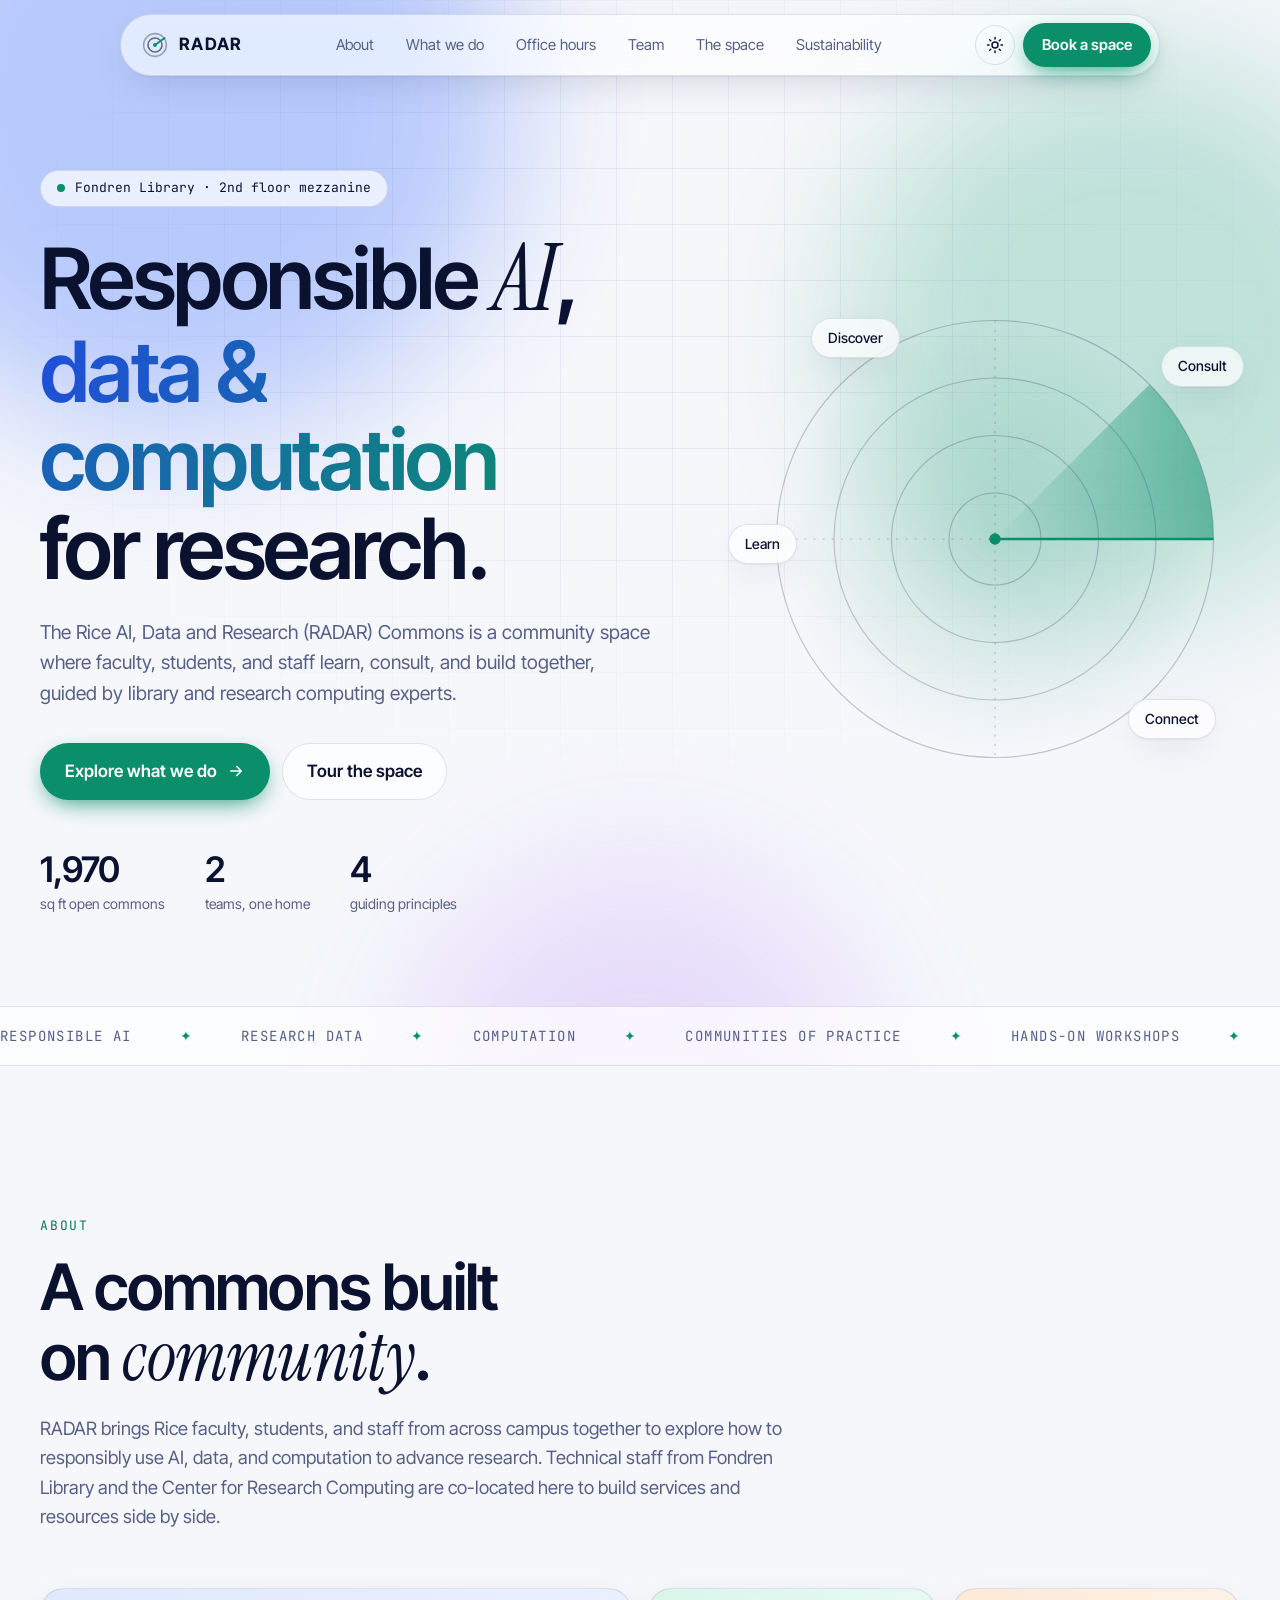
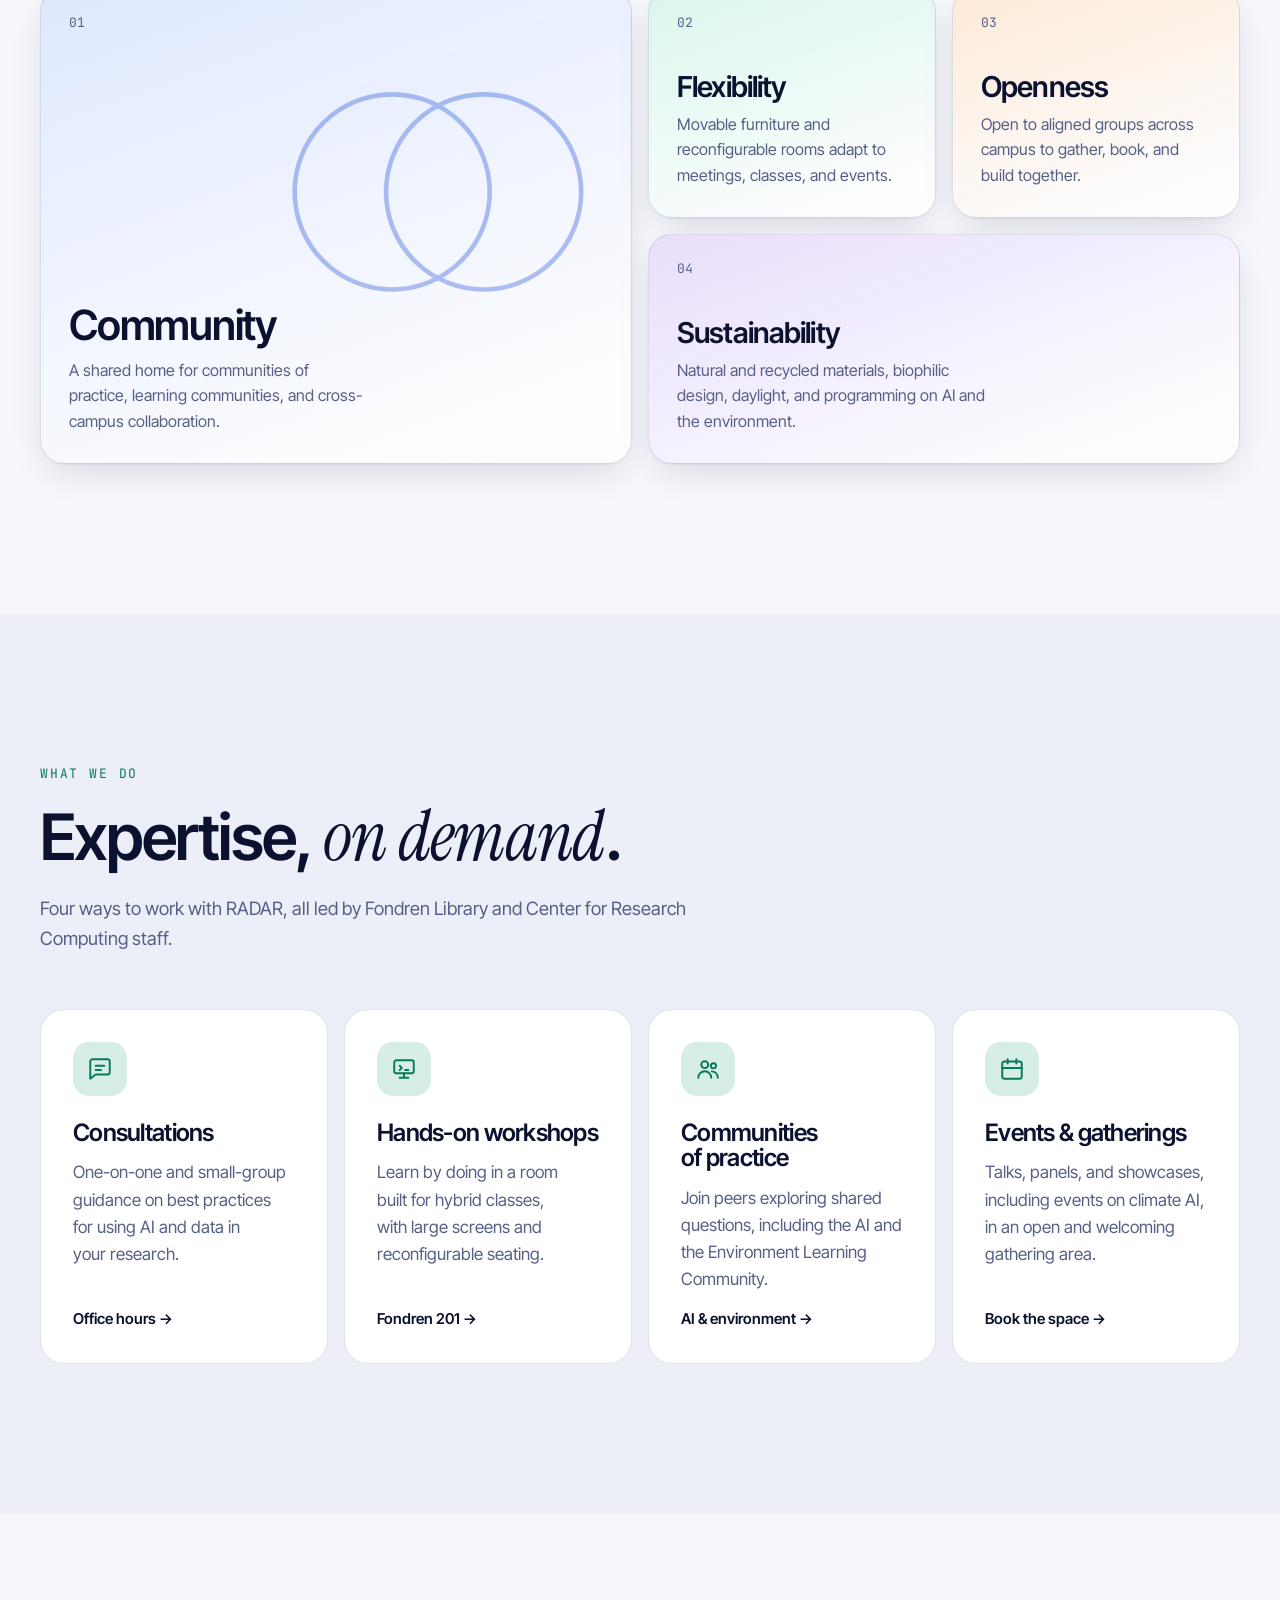
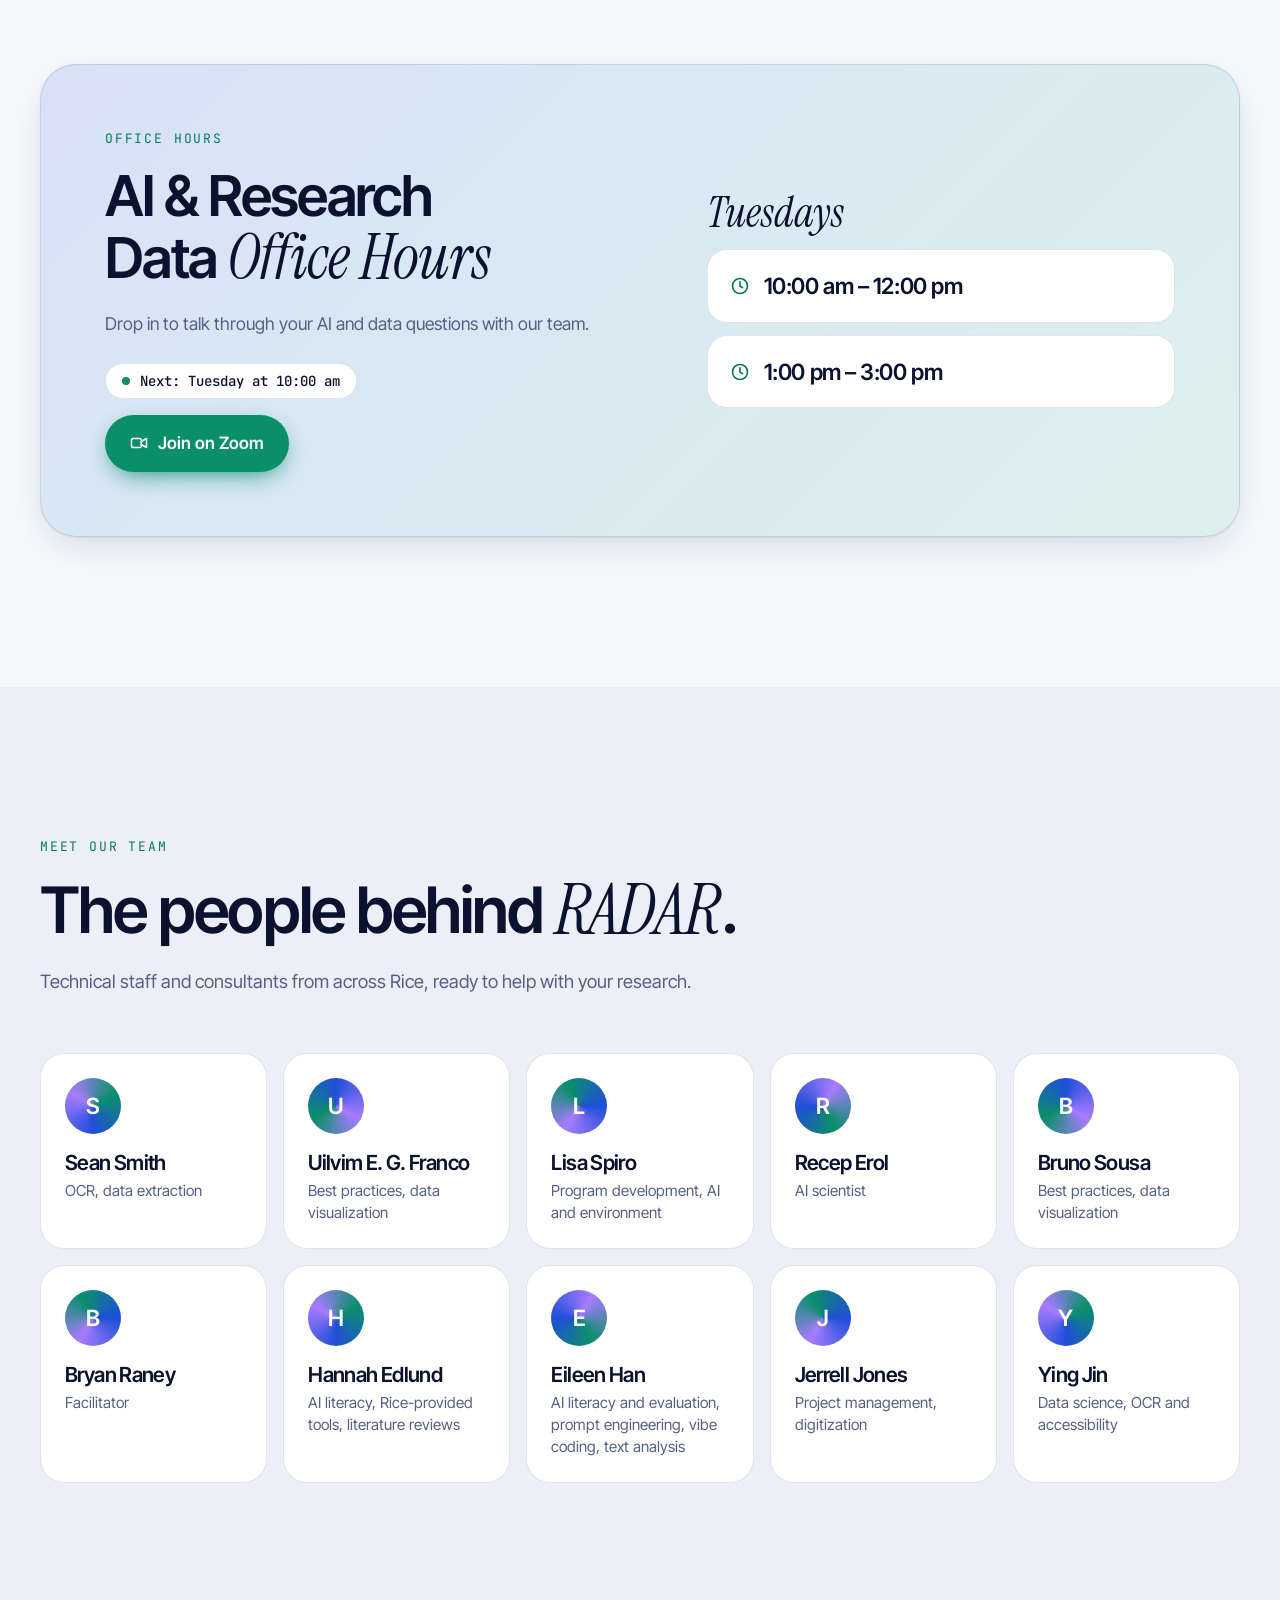
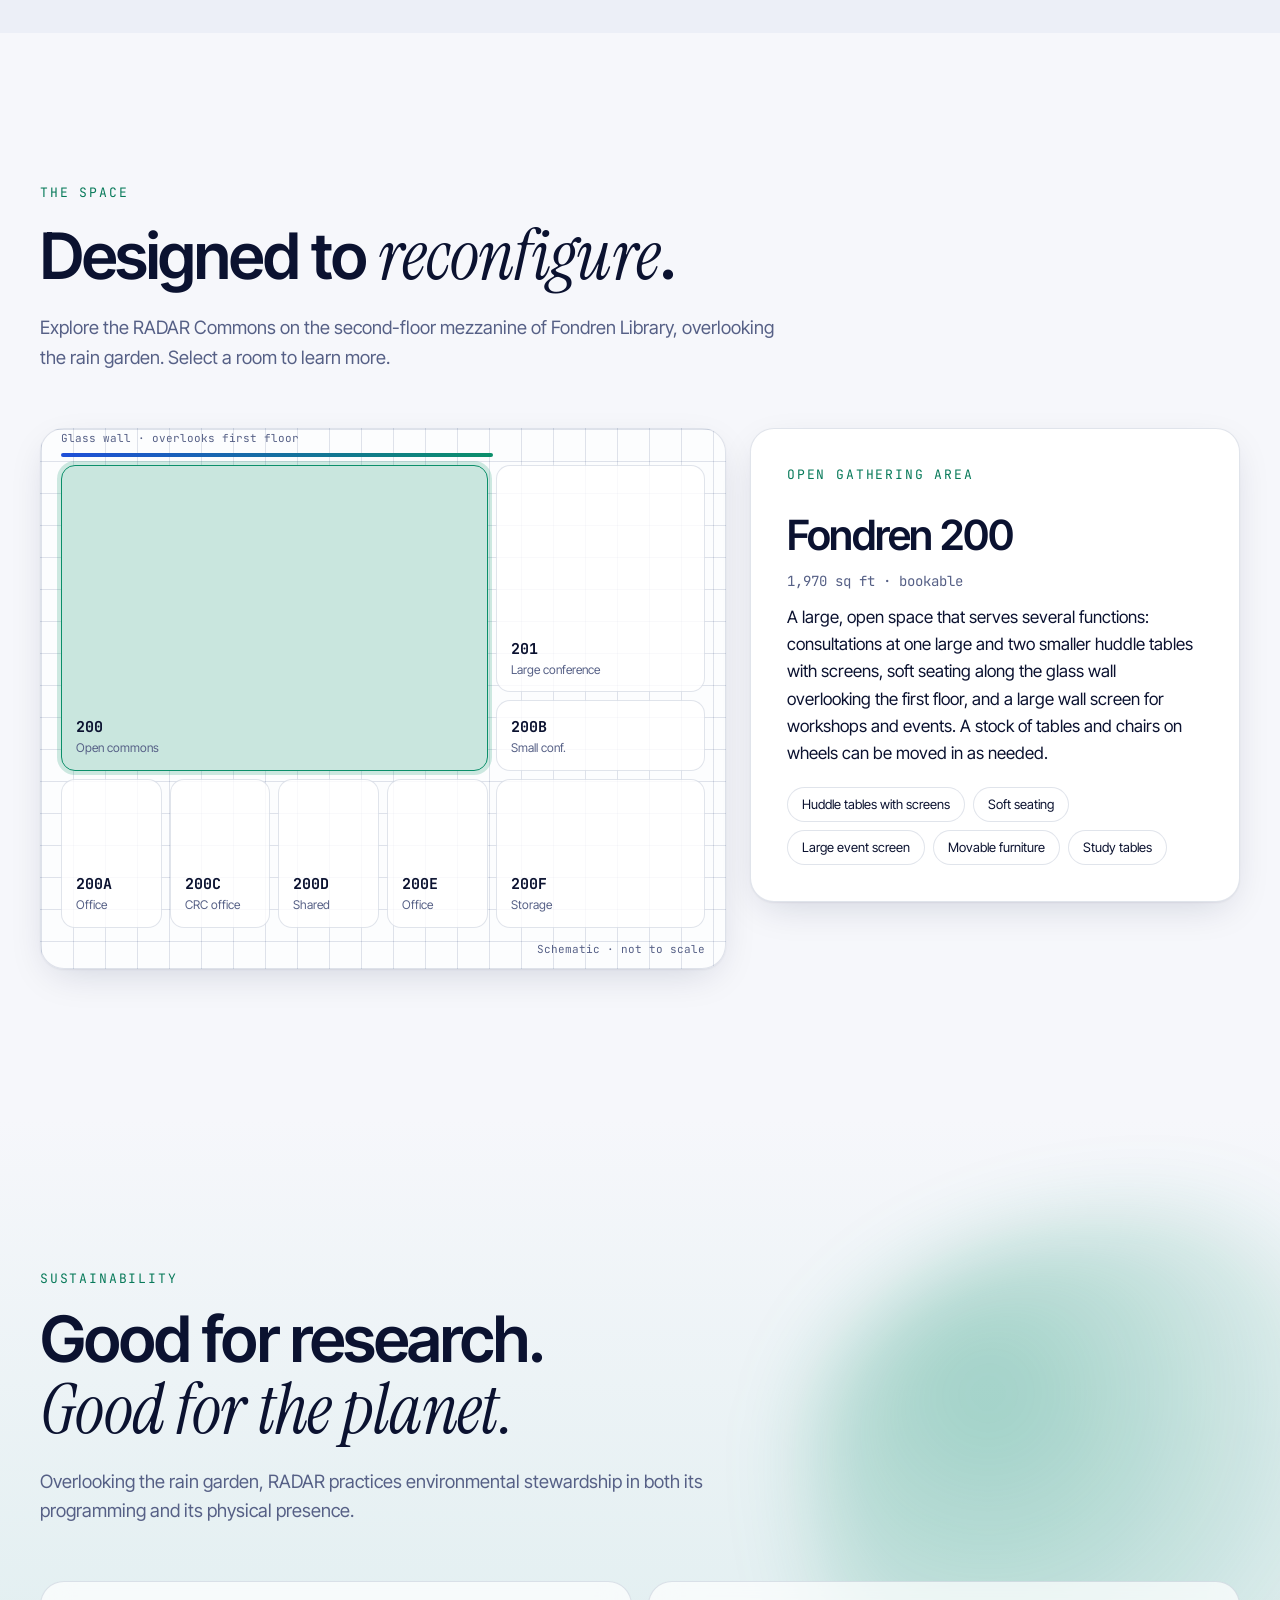
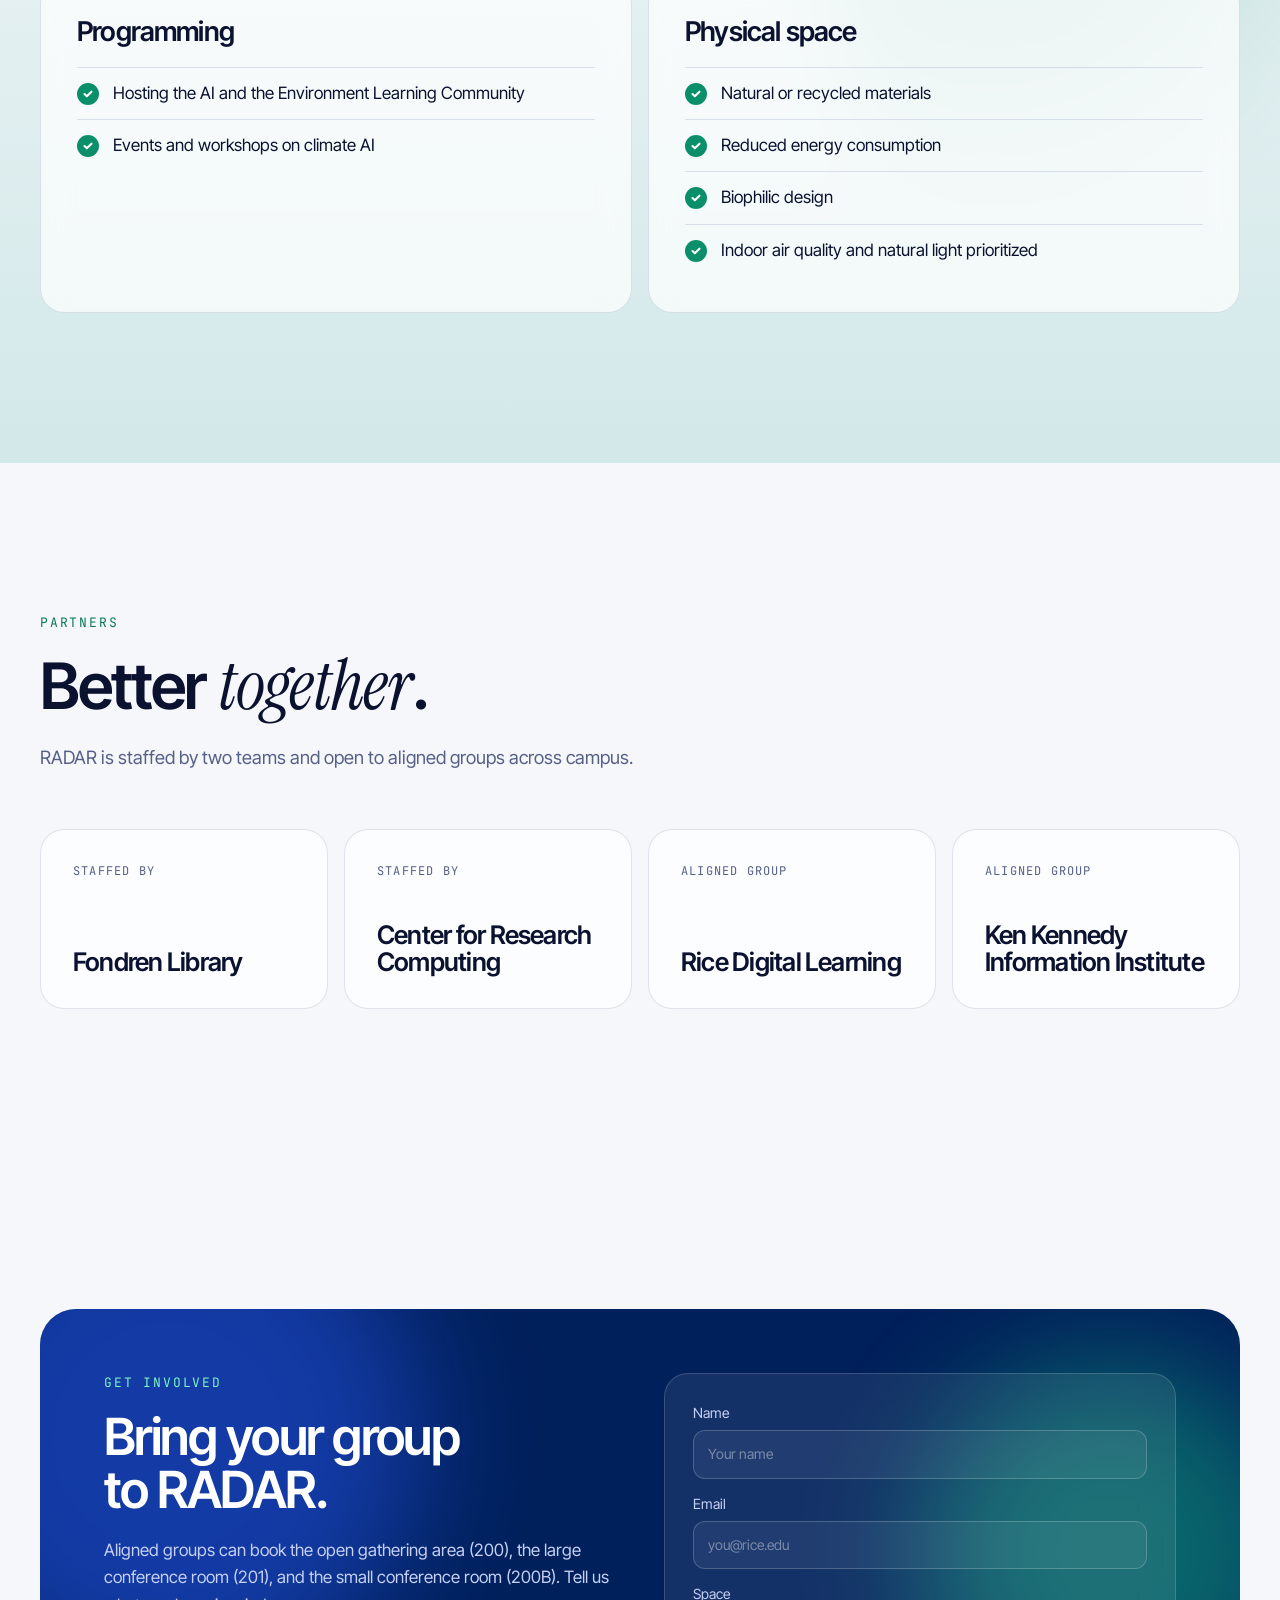
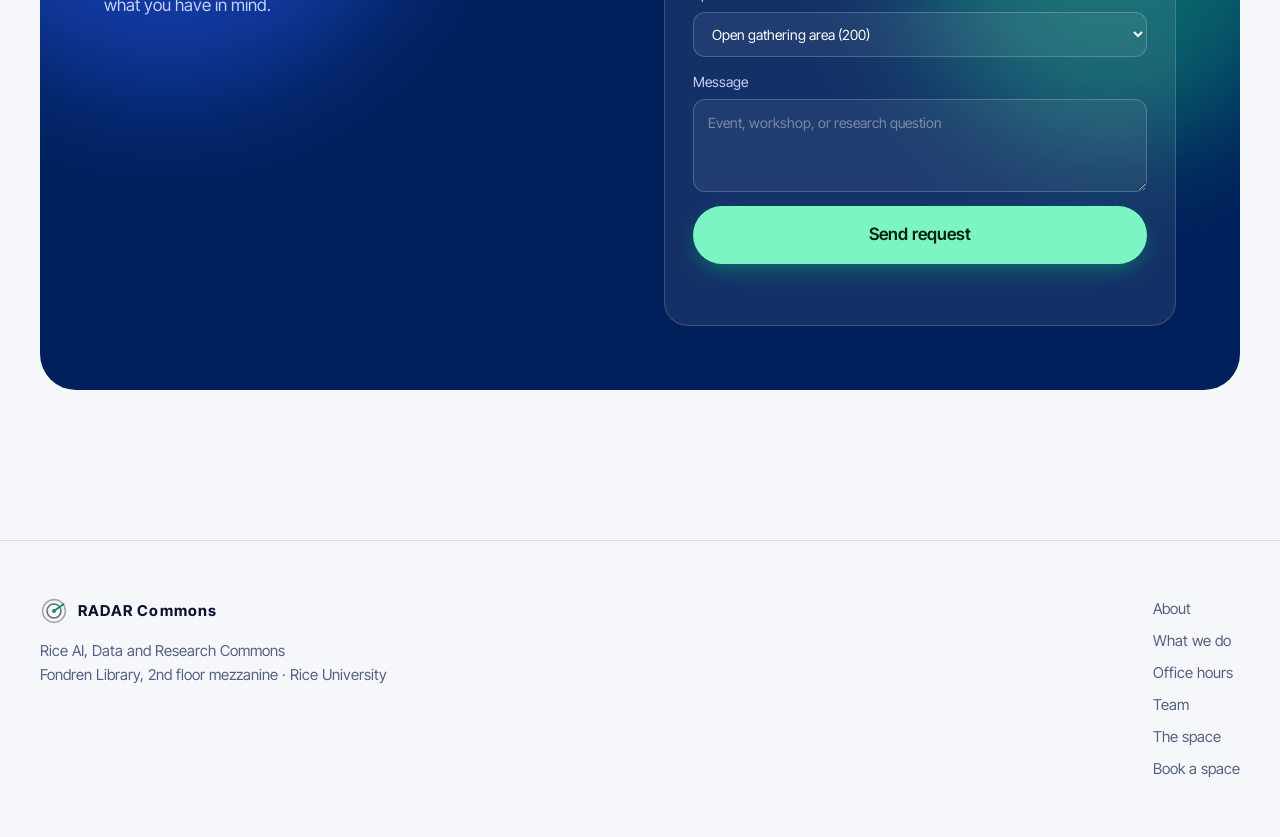
<file: index.html>
<!doctype html>
<html lang="en">
<head>
  <meta charset="utf-8">
  <meta name="viewport" content="width=device-width, initial-scale=1">
  <title>RADAR Commons · Rice AI, Data and Research</title>
  <meta name="description" content="The Rice AI, Data and Research (RADAR) Commons brings Rice faculty, students, and staff together to responsibly use AI, data, and computation to advance research.">
  <meta name="theme-color" content="#00205b">
  <link rel="icon" href="data:image/svg+xml,%3Csvg xmlns='http://www.w3.org/2000/svg' viewBox='0 0 32 32'%3E%3Crect width='32' height='32' rx='8' fill='%2300205b'/%3E%3Ccircle cx='16' cy='16' r='9' fill='none' stroke='%237cf5c4' stroke-width='2'/%3E%3Ccircle cx='16' cy='16' r='4' fill='none' stroke='%237cf5c4' stroke-width='2'/%3E%3Ccircle cx='16' cy='16' r='1.5' fill='%237cf5c4'/%3E%3C/svg%3E">
  <link rel="preconnect" href="https://fonts.googleapis.com">
  <link rel="preconnect" href="https://fonts.gstatic.com" crossorigin>
  <link href="https://fonts.googleapis.com/css2?family=Inter+Tight:wght@400;500;600;700&family=Instrument+Serif:ital@0;1&family=JetBrains+Mono:wght@400;500&display=swap" rel="stylesheet">
  <link rel="stylesheet" href="styles.css">
  <script>
    (function () {
      var t = localStorage.getItem('radar-theme');
      if (t) document.documentElement.dataset.theme = t;
    })();
  </script>
</head>
<body>
  <a class="skip" href="#main">Skip to content</a>
  <div class="progress" aria-hidden="true"></div>

  <header class="nav-wrap">
    <nav class="nav" aria-label="Primary">
      <a class="brand" href="#top" aria-label="RADAR Commons home">
        <svg class="brand-mark" viewBox="0 0 32 32" aria-hidden="true">
          <circle cx="16" cy="16" r="13" fill="none" stroke="currentColor" stroke-width="1.8" opacity=".35"/>
          <circle cx="16" cy="16" r="8" fill="none" stroke="currentColor" stroke-width="1.8" opacity=".6"/>
          <path d="M16 16 L27 8" stroke="var(--accent)" stroke-width="2" stroke-linecap="round"/>
          <circle cx="16" cy="16" r="2.2" fill="var(--accent)"/>
        </svg>
        <span>RADAR</span>
      </a>
      <ul class="nav-links" id="nav-links">
        <li><a href="#about">About</a></li>
        <li><a href="#services">What we do</a></li>
        <li><a href="#office-hours">Office hours</a></li>
        <li><a href="#team">Team</a></li>
        <li><a href="#space">The space</a></li>
        <li><a href="#sustainability">Sustainability</a></li>
      </ul>
      <div class="nav-actions">
        <button class="icon-btn" id="theme-toggle" type="button" aria-label="Toggle color theme">
          <svg class="i-sun" viewBox="0 0 24 24" width="18" height="18" fill="none" stroke="currentColor" stroke-width="2" stroke-linecap="round"><circle cx="12" cy="12" r="4"/><path d="M12 2v2M12 20v2M4.9 4.9l1.4 1.4M17.7 17.7l1.4 1.4M2 12h2M20 12h2M4.9 19.1l1.4-1.4M17.7 6.3l1.4-1.4"/></svg>
          <svg class="i-moon" viewBox="0 0 24 24" width="18" height="18" fill="none" stroke="currentColor" stroke-width="2" stroke-linecap="round" stroke-linejoin="round"><path d="M21 12.8A9 9 0 1 1 11.2 3a7 7 0 0 0 9.8 9.8z"/></svg>
        </button>
        <a class="btn btn-sm btn-primary" href="#book">Book a space</a>
        <button class="icon-btn menu-btn" id="menu-btn" type="button" aria-label="Open menu" aria-expanded="false" aria-controls="nav-links">
          <svg viewBox="0 0 24 24" width="20" height="20" fill="none" stroke="currentColor" stroke-width="2" stroke-linecap="round"><path d="M4 7h16M4 12h16M4 17h16"/></svg>
        </button>
      </div>
    </nav>
  </header>

  <main id="main">
    <!-- HERO -->
    <section class="hero" id="top">
      <div class="mesh" aria-hidden="true"><i></i><i></i><i></i></div>
      <div class="grid-bg" aria-hidden="true"></div>

      <div class="container hero-inner">
        <div class="hero-copy">
          <p class="chip reveal"><span class="dot"></span> Fondren Library · 2nd floor mezzanine</p>
          <h1 class="reveal">
            Responsible <em>AI</em>,<br>
            <span class="grad">data &amp; computation</span><br>
            for research.
          </h1>
          <p class="lead reveal">
            The Rice AI, Data and Research (RADAR) Commons is a community space where faculty, students, and staff
            learn, consult, and build together, guided by library and research computing experts.
          </p>
          <div class="hero-cta reveal">
            <a class="btn btn-primary" href="#services">
              Explore what we do
              <svg viewBox="0 0 24 24" width="18" height="18" fill="none" stroke="currentColor" stroke-width="2" stroke-linecap="round" stroke-linejoin="round"><path d="M5 12h14M13 6l6 6-6 6"/></svg>
            </a>
            <a class="btn btn-ghost" href="#space">Tour the space</a>
          </div>
          <dl class="hero-stats reveal">
            <div><dt>1,970</dt><dd>sq ft open commons</dd></div>
            <div><dt>2</dt><dd>teams, one home</dd></div>
            <div><dt>4</dt><dd>guiding principles</dd></div>
          </dl>
        </div>

        <div class="hero-visual reveal" aria-hidden="true">
          <div class="radar">
            <svg viewBox="0 0 400 400">
              <defs>
                <radialGradient id="rg" cx="50%" cy="50%" r="50%">
                  <stop offset="0" stop-color="var(--accent)" stop-opacity=".18"/>
                  <stop offset="1" stop-color="var(--accent)" stop-opacity="0"/>
                </radialGradient>
                <linearGradient id="sweep" x1="0" y1="0" x2="1" y2="0">
                  <stop offset="0" stop-color="var(--accent)" stop-opacity="0"/>
                  <stop offset="1" stop-color="var(--accent)" stop-opacity=".55"/>
                </linearGradient>
              </defs>
              <circle cx="200" cy="200" r="190" fill="url(#rg)"/>
              <g fill="none" stroke="currentColor" stroke-opacity=".22">
                <circle cx="200" cy="200" r="190"/>
                <circle cx="200" cy="200" r="140"/>
                <circle cx="200" cy="200" r="90"/>
                <circle cx="200" cy="200" r="40"/>
                <path d="M200 10v380M10 200h380" stroke-dasharray="2 6"/>
              </g>
              <g class="sweep" style="transform-origin:200px 200px">
                <path d="M200 200 L390 200 A190 190 0 0 0 334.3 65.7 Z" fill="url(#sweep)"/>
                <path d="M200 200 L390 200" stroke="var(--accent)" stroke-width="2"/>
              </g>
              <circle cx="200" cy="200" r="5" fill="var(--accent)"/>
              <g class="blips">
                <circle class="blip" cx="290" cy="120" r="5" style="--d:0s"/>
                <circle class="blip" cx="130" cy="150" r="5" style="--d:1.2s"/>
                <circle class="blip" cx="240" cy="290" r="5" style="--d:2.4s"/>
                <circle class="blip" cx="120" cy="270" r="5" style="--d:3.4s"/>
              </g>
            </svg>
            <span class="tag t1">Consult</span>
            <span class="tag t2">Learn</span>
            <span class="tag t3">Connect</span>
            <span class="tag t4">Discover</span>
          </div>
        </div>
      </div>

      <div class="marquee" aria-hidden="true">
        <div class="marquee-track">
          <span>Responsible AI</span><span>Research Data</span><span>Computation</span><span>Communities of Practice</span><span>Hands-on Workshops</span><span>Consultations</span><span>Climate AI</span><span>Open Scholarship</span>
          <span>Responsible AI</span><span>Research Data</span><span>Computation</span><span>Communities of Practice</span><span>Hands-on Workshops</span><span>Consultations</span><span>Climate AI</span><span>Open Scholarship</span>
        </div>
      </div>
    </section>

    <!-- ABOUT -->
    <section class="section" id="about">
      <div class="container">
        <header class="section-head reveal">
          <p class="eyebrow">About</p>
          <h2>A commons built on <em>community</em>.</h2>
          <p class="section-lead">
            RADAR brings Rice faculty, students, and staff from across campus together to explore how to responsibly use AI,
            data, and computation to advance research. Technical staff from Fondren Library and the Center for Research
            Computing are co-located here to build services and resources side by side.
          </p>
        </header>

        <div class="bento">
          <article class="card reveal span-2 tall principle" style="--hue:var(--c1)">
            <span class="num">01</span>
            <h3>Community</h3>
            <p>A shared home for communities of practice, learning communities, and cross-campus collaboration.</p>
            <svg class="deco" viewBox="0 0 120 120" aria-hidden="true"><g fill="none" stroke="currentColor" stroke-width="1.5"><circle cx="45" cy="60" r="32"/><circle cx="75" cy="60" r="32"/></g></svg>
          </article>
          <article class="card reveal principle" style="--hue:var(--c2)">
            <span class="num">02</span>
            <h3>Flexibility</h3>
            <p>Movable furniture and reconfigurable rooms adapt to meetings, classes, and events.</p>
          </article>
          <article class="card reveal principle" style="--hue:var(--c3)">
            <span class="num">03</span>
            <h3>Openness</h3>
            <p>Open to aligned groups across campus to gather, book, and build together.</p>
          </article>
          <article class="card reveal span-2 principle" style="--hue:var(--c4)">
            <span class="num">04</span>
            <h3>Sustainability</h3>
            <p>Natural and recycled materials, biophilic design, daylight, and programming on AI and the environment.</p>
          </article>
        </div>
      </div>
    </section>

    <!-- SERVICES -->
    <section class="section alt" id="services">
      <div class="container">
        <header class="section-head reveal">
          <p class="eyebrow">What we do</p>
          <h2>Expertise, <em>on demand</em>.</h2>
          <p class="section-lead">Four ways to work with RADAR, all led by Fondren Library and Center for Research Computing staff.</p>
        </header>

        <div class="services">
          <article class="service reveal">
            <div class="ico"><svg viewBox="0 0 24 24" width="26" height="26" fill="none" stroke="currentColor" stroke-width="1.8" stroke-linecap="round" stroke-linejoin="round"><path d="M21 15a2 2 0 0 1-2 2H8l-5 4V5a2 2 0 0 1 2-2h14a2 2 0 0 1 2 2z"/><path d="M8 9h8M8 13h5"/></svg></div>
            <h3>Consultations</h3>
            <p>One-on-one and small-group guidance on best practices for using AI and data in your research.</p>
            <a class="link" href="#office-hours">Office hours →</a>
          </article>
          <article class="service reveal">
            <div class="ico"><svg viewBox="0 0 24 24" width="26" height="26" fill="none" stroke="currentColor" stroke-width="1.8" stroke-linecap="round" stroke-linejoin="round"><rect x="3" y="4" width="18" height="12" rx="2"/><path d="M8 20h8M12 16v4M8 9l2 2-2 2M13 13h3"/></svg></div>
            <h3>Hands-on workshops</h3>
            <p>Learn by doing in a room built for hybrid classes, with large screens and reconfigurable seating.</p>
            <a class="link" href="#space">Fondren 201 →</a>
          </article>
          <article class="service reveal">
            <div class="ico"><svg viewBox="0 0 24 24" width="26" height="26" fill="none" stroke="currentColor" stroke-width="1.8" stroke-linecap="round" stroke-linejoin="round"><circle cx="9" cy="8" r="3.2"/><circle cx="17" cy="9" r="2.4"/><path d="M3 20c0-3.3 2.7-6 6-6s6 2.7 6 6M15.5 14.2c3 .1 5.5 2.3 5.5 5.8"/></svg></div>
            <h3>Communities of practice</h3>
            <p>Join peers exploring shared questions, including the AI and the Environment Learning Community.</p>
            <a class="link" href="#sustainability">AI &amp; environment →</a>
          </article>
          <article class="service reveal">
            <div class="ico"><svg viewBox="0 0 24 24" width="26" height="26" fill="none" stroke="currentColor" stroke-width="1.8" stroke-linecap="round" stroke-linejoin="round"><rect x="3" y="5" width="18" height="16" rx="2"/><path d="M16 3v4M8 3v4M3 11h18"/></svg></div>
            <h3>Events &amp; gatherings</h3>
            <p>Talks, panels, and showcases, including events on climate AI, in an open and welcoming gathering area.</p>
            <a class="link" href="#book">Book the space →</a>
          </article>
        </div>
      </div>
    </section>

    <!-- OFFICE HOURS -->
    <section class="section" id="office-hours">
      <div class="container">
        <div class="hours reveal">
          <div class="hours-copy">
            <p class="eyebrow">Office hours</p>
            <h2>AI &amp; Research Data <em>Office Hours</em></h2>
            <p class="section-lead">Drop in to talk through your AI and data questions with our team.</p>
            <p class="next" id="next-session" aria-live="polite"></p>
            <a class="btn btn-primary zoom" href="https://riceuniversity.zoom.us/j/94879116407?pwd=BR6pamciAOad1uzPBJiiTUPfTvvHWg.1" target="_blank" rel="noopener noreferrer">
              <svg viewBox="0 0 24 24" width="18" height="18" fill="none" stroke="currentColor" stroke-width="2" stroke-linecap="round" stroke-linejoin="round" aria-hidden="true"><rect x="2" y="6" width="13" height="12" rx="2"/><path d="m15 10 7-4v12l-7-4"/></svg>
              Join on Zoom
            </a>
          </div>
          <div class="hours-slots">
            <div class="day"><span class="day-name">Tuesdays</span></div>
            <ul class="slots">
              <li><svg viewBox="0 0 24 24" width="20" height="20" fill="none" stroke="currentColor" stroke-width="2" stroke-linecap="round" stroke-linejoin="round" aria-hidden="true"><circle cx="12" cy="12" r="9"/><path d="M12 7v5l3 2"/></svg><span><time>10:00 am</time> – <time>12:00 pm</time></span></li>
              <li><svg viewBox="0 0 24 24" width="20" height="20" fill="none" stroke="currentColor" stroke-width="2" stroke-linecap="round" stroke-linejoin="round" aria-hidden="true"><circle cx="12" cy="12" r="9"/><path d="M12 7v5l3 2"/></svg><span><time>1:00 pm</time> – <time>3:00 pm</time></span></li>
            </ul>
          </div>
        </div>
      </div>
    </section>

    <!-- TEAM -->
    <section class="section alt" id="team">
      <div class="container">
        <header class="section-head reveal">
          <p class="eyebrow">Meet our team</p>
          <h2>The people behind <em>RADAR</em>.</h2>
          <p class="section-lead">Technical staff and consultants from across Rice, ready to help with your research.</p>
        </header>
        <ul class="team">
          <li class="person reveal"><span class="avatar" aria-hidden="true">S</span><h3>Sean Smith</h3><p>OCR, data extraction</p></li>
          <li class="person reveal"><span class="avatar" aria-hidden="true">U</span><h3>Uilvim E. G. Franco</h3><p>Best practices, data visualization</p></li>
          <li class="person reveal"><span class="avatar" aria-hidden="true">L</span><h3>Lisa Spiro</h3><p>Program development, AI and environment</p></li>
          <li class="person reveal"><span class="avatar" aria-hidden="true">R</span><h3>Recep Erol</h3><p>AI scientist</p></li>
          <li class="person reveal"><span class="avatar" aria-hidden="true">B</span><h3>Bruno Sousa</h3><p>Best practices, data visualization</p></li>
          <li class="person reveal"><span class="avatar" aria-hidden="true">B</span><h3>Bryan Raney</h3><p>Facilitator</p></li>
          <li class="person reveal"><span class="avatar" aria-hidden="true">H</span><h3>Hannah Edlund</h3><p>AI literacy, Rice-provided tools, literature reviews</p></li>
          <li class="person reveal"><span class="avatar" aria-hidden="true">E</span><h3>Eileen Han</h3><p>AI literacy and evaluation, prompt engineering, vibe coding, text analysis</p></li>
          <li class="person reveal"><span class="avatar" aria-hidden="true">J</span><h3>Jerrell Jones</h3><p>Project management, digitization</p></li>
          <li class="person reveal"><span class="avatar" aria-hidden="true">Y</span><h3>Ying Jin</h3><p>Data science, OCR and accessibility</p></li>
        </ul>
      </div>
    </section>

    <!-- SPACE -->
    <section class="section" id="space">
      <div class="container">
        <header class="section-head reveal">
          <p class="eyebrow">The space</p>
          <h2>Designed to <em>reconfigure</em>.</h2>
          <p class="section-lead">Explore the RADAR Commons on the second-floor mezzanine of Fondren Library, overlooking the rain garden. Select a room to learn more.</p>
        </header>

        <div class="space reveal">
          <div class="plan" role="group" aria-label="Interactive schematic floor plan (not to scale)">
            <button class="room r200" data-room="200" type="button" aria-pressed="true"><b>200</b><span>Open commons</span></button>
            <button class="room r201" data-room="201" type="button" aria-pressed="false"><b>201</b><span>Large conference</span></button>
            <button class="room r200b" data-room="200B" type="button" aria-pressed="false"><b>200B</b><span>Small conf.</span></button>
            <button class="room r200a" data-room="200A" type="button" aria-pressed="false"><b>200A</b><span>Office</span></button>
            <button class="room r200c" data-room="200C" type="button" aria-pressed="false"><b>200C</b><span>CRC office</span></button>
            <button class="room r200d" data-room="200D" type="button" aria-pressed="false"><b>200D</b><span>Shared</span></button>
            <button class="room r200e" data-room="200E" type="button" aria-pressed="false"><b>200E</b><span>Office</span></button>
            <button class="room r200f" data-room="200F" type="button" aria-pressed="false"><b>200F</b><span>Storage</span></button>
            <span class="glass-wall"><i>Glass wall · overlooks first floor</i></span>
            <span class="plan-note">Schematic · not to scale</span>
          </div>

          <aside class="room-detail" aria-live="polite">
            <p class="eyebrow" id="rd-kind">Open gathering area</p>
            <h3 id="rd-title">Fondren 200</h3>
            <p class="rd-meta" id="rd-meta">1,970 sq ft</p>
            <p id="rd-desc"></p>
            <ul class="rd-tags" id="rd-tags"></ul>
          </aside>
        </div>
      </div>
    </section>

    <!-- SUSTAINABILITY -->
    <section class="section sustain" id="sustainability">
      <div class="leaf-bg" aria-hidden="true"></div>
      <div class="container">
        <header class="section-head reveal">
          <p class="eyebrow">Sustainability</p>
          <h2>Good for research. <em>Good for the planet.</em></h2>
          <p class="section-lead">Overlooking the rain garden, RADAR practices environmental stewardship in both its programming and its physical presence.</p>
        </header>
        <div class="eco">
          <div class="eco-col reveal">
            <h3>Programming</h3>
            <ul class="checks">
              <li>Hosting the AI and the Environment Learning Community</li>
              <li>Events and workshops on climate AI</li>
            </ul>
          </div>
          <div class="eco-col reveal">
            <h3>Physical space</h3>
            <ul class="checks">
              <li>Natural or recycled materials</li>
              <li>Reduced energy consumption</li>
              <li>Biophilic design</li>
              <li>Indoor air quality and natural light prioritized</li>
            </ul>
          </div>
        </div>
      </div>
    </section>

    <!-- PARTNERS -->
    <section class="section" id="partners">
      <div class="container">
        <header class="section-head reveal">
          <p class="eyebrow">Partners</p>
          <h2>Better <em>together</em>.</h2>
          <p class="section-lead">RADAR is staffed by two teams and open to aligned groups across campus.</p>
        </header>
        <div class="partners">
          <div class="partner reveal"><span>Staffed by</span><h3>Fondren Library</h3></div>
          <div class="partner reveal"><span>Staffed by</span><h3>Center for Research Computing</h3></div>
          <div class="partner reveal"><span>Aligned group</span><h3>Rice Digital Learning</h3></div>
          <div class="partner reveal"><span>Aligned group</span><h3>Ken Kennedy Information Institute</h3></div>
        </div>
      </div>
    </section>

    <!-- BOOK / CTA -->
    <section class="section" id="book">
      <div class="container">
        <div class="cta reveal">
          <div class="mesh small" aria-hidden="true"><i></i><i></i></div>
          <div class="cta-copy">
            <p class="eyebrow">Get involved</p>
            <h2>Bring your group to RADAR.</h2>
            <p>Aligned groups can book the open gathering area (200), the large conference room (201), and the small conference room (200B). Tell us what you have in mind.</p>
          </div>
          <form class="form" id="contact-form" novalidate>
            <label>Name<input name="name" type="text" autocomplete="name" required placeholder="Your name"></label>
            <label>Email<input name="email" type="email" autocomplete="email" required placeholder="you@rice.edu"></label>
            <label>Space
              <select name="space">
                <option>Open gathering area (200)</option>
                <option>Large conference room (201)</option>
                <option>Small conference room (200B)</option>
                <option>Consultation request</option>
              </select>
            </label>
            <label>Message<textarea name="message" rows="3" placeholder="Event, workshop, or research question"></textarea></label>
            <button class="btn btn-primary" type="submit">Send request</button>
            <p class="form-status" role="status" id="form-status"></p>
          </form>
        </div>
      </div>
    </section>
  </main>

  <footer class="footer">
    <div class="container footer-inner">
      <div>
        <a class="brand" href="#top"><svg class="brand-mark" viewBox="0 0 32 32" aria-hidden="true"><circle cx="16" cy="16" r="13" fill="none" stroke="currentColor" stroke-width="1.8" opacity=".35"/><circle cx="16" cy="16" r="8" fill="none" stroke="currentColor" stroke-width="1.8" opacity=".6"/><path d="M16 16 L27 8" stroke="var(--accent)" stroke-width="2" stroke-linecap="round"/><circle cx="16" cy="16" r="2.2" fill="var(--accent)"/></svg><span>RADAR Commons</span></a>
        <p>Rice AI, Data and Research Commons<br>Fondren Library, 2nd floor mezzanine · Rice University</p>
      </div>
      <ul>
        <li><a href="#about">About</a></li>
        <li><a href="#services">What we do</a></li>
        <li><a href="#office-hours">Office hours</a></li>
        <li><a href="#team">Team</a></li>
        <li><a href="#space">The space</a></li>
        <li><a href="#book">Book a space</a></li>
      </ul>
    </div>
  </footer>

  <script src="script.js"></script>
</body>
</html>
</file>
<file: styles.css>
/* ---------- Tokens ---------- */
:root {
  --font-sans: "Inter Tight", system-ui, -apple-system, "Segoe UI", sans-serif;
  --font-serif: "Instrument Serif", Georgia, serif;
  --font-mono: "JetBrains Mono", ui-monospace, monospace;

  --rice: #00205b;
  --bg: #f6f7fb;
  --bg-alt: #eceff7;
  --surface: rgb(255 255 255 / .7);
  --surface-solid: #fff;
  --text: #0b1230;
  --muted: #566086;
  --line: rgb(0 32 91 / .12);
  --accent: #0b8f6a;
  --accent-text: #087a5a;
  --accent-ink: #fff;
  --brand: #1f4fd8;
  --c1: #dfe8ff; --c2: #d9f6ea; --c3: #fde9d6; --c4: #e8defc;
  --shadow: 0 1px 2px rgb(0 20 60 / .06), 0 12px 40px -12px rgb(0 20 60 / .18);
  --radius: 24px;
  --ease: cubic-bezier(.2, .8, .2, 1);
  color-scheme: light;
}
:root[data-theme="dark"] {
  --bg: #060b1f;
  --bg-alt: #0a1230;
  --surface: rgb(255 255 255 / .05);
  --surface-solid: #0e1737;
  --text: #eef1ff;
  --muted: #9aa5d1;
  --line: rgb(255 255 255 / .1);
  --accent: #7cf5c4;
  --accent-text: #7cf5c4;
  --accent-ink: #04210f;
  --brand: #6f93ff;
  --c1: #12296b; --c2: #0d3a35; --c3: #3a2a1d; --c4: #2a1d5c;
  --shadow: 0 1px 0 rgb(255 255 255 / .05) inset, 0 20px 60px -20px rgb(0 0 0 / .7);
  color-scheme: dark;
}
@media (prefers-color-scheme: dark) {
  :root:not([data-theme="light"]) {
    --bg: #060b1f; --bg-alt: #0a1230; --surface: rgb(255 255 255 / .05); --surface-solid: #0e1737;
    --text: #eef1ff; --muted: #9aa5d1; --line: rgb(255 255 255 / .1);
    --accent: #7cf5c4; --accent-text: #7cf5c4; --accent-ink: #04210f; --brand: #6f93ff;
    --c1: #12296b; --c2: #0d3a35; --c3: #3a2a1d; --c4: #2a1d5c;
    --shadow: 0 1px 0 rgb(255 255 255 / .05) inset, 0 20px 60px -20px rgb(0 0 0 / .7);
    color-scheme: dark;
  }
}

/* ---------- Base ---------- */
*, *::before, *::after { box-sizing: border-box; }
html { scroll-behavior: smooth; scroll-padding-top: 84px; }
body {
  margin: 0; font-family: var(--font-sans); font-size: 17px; line-height: 1.6;
  background: var(--bg); color: var(--text); -webkit-font-smoothing: antialiased;
  text-rendering: optimizeLegibility; overflow-x: hidden;
}
h1, h2, h3 { line-height: 1.05; letter-spacing: -.03em; margin: 0; font-weight: 600; text-wrap: balance; }
p { margin: 0; text-wrap: pretty; }
a { color: inherit; text-decoration: none; }
ul { margin: 0; padding: 0; list-style: none; }
button { font: inherit; color: inherit; cursor: pointer; }
em { font-family: var(--font-serif); font-style: italic; font-weight: 400; letter-spacing: -.01em; }
:focus-visible { outline: 2px solid var(--brand); outline-offset: 3px; border-radius: 8px; }
.container { width: min(1200px, 100% - 48px); margin-inline: auto; }
.skip { position: absolute; left: -999px; top: 8px; background: var(--surface-solid); padding: 8px 14px; border-radius: 8px; z-index: 100; }
.skip:focus { left: 8px; }

.progress {
  position: fixed; inset: 0 0 auto 0; height: 3px; z-index: 60; transform-origin: 0 50%;
  background: linear-gradient(90deg, var(--brand), var(--accent)); transform: scaleX(var(--p, 0));
}

/* ---------- Nav ---------- */
.nav-wrap { position: fixed; top: 14px; inset-inline: 0; z-index: 50; display: flex; justify-content: center; padding-inline: 16px; }
.nav {
  display: flex; align-items: center; gap: 20px; justify-content: space-between;
  width: min(1040px, 100%); padding: 8px 8px 8px 20px; border-radius: 999px;
  background: color-mix(in srgb, var(--surface-solid) 62%, transparent);
  backdrop-filter: blur(18px) saturate(1.6); -webkit-backdrop-filter: blur(18px) saturate(1.6);
  border: 1px solid var(--line); box-shadow: var(--shadow);
}
.brand { display: inline-flex; align-items: center; gap: 10px; font-weight: 700; letter-spacing: .08em; }
.brand-mark { width: 28px; height: 28px; color: var(--text); }
.nav-links { display: flex; gap: 4px; }
.nav-links a { padding: 8px 14px; border-radius: 999px; font-size: 15px; color: var(--muted); transition: .2s; }
.nav-links a:hover, .nav-links a.active { color: var(--text); background: var(--line); }
.nav-actions { display: flex; align-items: center; gap: 8px; }
.icon-btn {
  display: grid; place-items: center; width: 40px; height: 40px; border-radius: 50%;
  background: transparent; border: 1px solid var(--line); transition: .2s;
}
.icon-btn:hover { background: var(--line); }
.menu-btn { display: none; }
.i-moon { display: none; }
:root[data-theme="dark"] .i-sun { display: none; }
:root[data-theme="dark"] .i-moon { display: block; }

/* ---------- Buttons ---------- */
.btn {
  display: inline-flex; align-items: center; gap: 10px; padding: 14px 24px; border-radius: 999px;
  font-weight: 600; border: 1px solid transparent; transition: transform .25s var(--ease), box-shadow .25s, background .2s;
}
.btn-sm { padding: 9px 18px; font-size: 15px; }
.btn-primary { background: var(--accent); color: var(--accent-ink); box-shadow: 0 8px 24px -8px var(--accent); }
.btn-primary:hover { transform: translateY(-2px); box-shadow: 0 14px 30px -8px var(--accent); }
.btn-primary:hover svg { transform: translateX(3px); }
.btn svg { transition: transform .25s var(--ease); }
.btn-ghost { border-color: var(--line); background: var(--surface); backdrop-filter: blur(8px); }
.btn-ghost:hover { background: var(--line); transform: translateY(-2px); }

/* ---------- Hero ---------- */
.hero { position: relative; padding: 170px 0 0; overflow: hidden; isolation: isolate; }
.mesh { position: absolute; inset: 0; z-index: -2; filter: blur(70px) saturate(1.3); opacity: .75; }
.mesh i { position: absolute; border-radius: 50%; animation: drift 22s ease-in-out infinite alternate; }
.mesh i:nth-child(1) { width: 52vw; height: 52vw; left: -12vw; top: -18vw; background: color-mix(in srgb, var(--brand) 60%, transparent); }
.mesh i:nth-child(2) { width: 44vw; height: 44vw; right: -10vw; top: 4vw; background: color-mix(in srgb, var(--accent) 50%, transparent); animation-duration: 28s; animation-delay: -6s; }
.mesh i:nth-child(3) { width: 36vw; height: 36vw; left: 32vw; bottom: -20vw; background: color-mix(in srgb, #a77bff 45%, transparent); animation-duration: 32s; animation-delay: -12s; }
:root:not([data-theme="dark"]) .mesh { opacity: .45; }
@keyframes drift { to { transform: translate3d(8vw, 6vw, 0) scale(1.15); } }
.grid-bg {
  position: absolute; inset: 0; z-index: -1; opacity: .5;
  background-image: linear-gradient(var(--line) 1px, transparent 1px), linear-gradient(90deg, var(--line) 1px, transparent 1px);
  background-size: 56px 56px; mask-image: radial-gradient(ellipse 70% 60% at 50% 30%, #000 30%, transparent 75%);
}
.hero-inner { display: grid; grid-template-columns: 1.15fr .85fr; gap: 48px; align-items: center; padding-bottom: 90px; }
.chip {
  display: inline-flex; align-items: center; gap: 10px; padding: 7px 16px; border-radius: 999px;
  font-family: var(--font-mono); font-size: 13px; background: var(--surface); border: 1px solid var(--line); backdrop-filter: blur(10px);
}
.dot { width: 8px; height: 8px; border-radius: 50%; background: var(--accent); box-shadow: 0 0 0 0 var(--accent); animation: ping 2s infinite; }
@keyframes ping { 70% { box-shadow: 0 0 0 10px transparent; } 100% { box-shadow: 0 0 0 0 transparent; } }
.hero h1 { font-size: clamp(2.8rem, 6.6vw, 5.6rem); margin: 24px 0; font-weight: 600; }
.hero h1 em { font-size: 1.08em; }
.grad {
  background: linear-gradient(100deg, var(--brand), var(--accent) 60%, #a77bff);
  -webkit-background-clip: text; background-clip: text; color: transparent; background-size: 200% 100%; animation: shine 8s linear infinite;
}
@keyframes shine { to { background-position: -200% 0; } }
.lead { font-size: clamp(1.05rem, 1.5vw, 1.25rem); color: var(--muted); max-width: 56ch; }
.hero-cta { display: flex; gap: 12px; flex-wrap: wrap; margin-top: 34px; }
.hero-stats { display: flex; gap: 40px; margin: 52px 0 0; flex-wrap: wrap; }
.hero-stats dt { font-size: 2.2rem; font-weight: 600; letter-spacing: -.03em; line-height: 1; }
.hero-stats dd { margin: 6px 0 0; font-size: 14px; color: var(--muted); }

.radar { position: relative; aspect-ratio: 1; max-width: 460px; margin-inline: auto; color: var(--text); }
.radar svg { width: 100%; height: 100%; overflow: visible; }
.sweep { animation: spin 6s linear infinite; }
@keyframes spin { to { transform: rotate(360deg); } }
.blip { fill: var(--accent); opacity: 0; animation: blip 6s infinite var(--d); filter: drop-shadow(0 0 6px var(--accent)); }
@keyframes blip { 0%, 4% { opacity: 1; transform: scale(1.6); } 40% { opacity: .15; transform: scale(1); } 100% { opacity: 0; } }
.tag {
  position: absolute; padding: 8px 16px; border-radius: 999px; font-size: 14px; font-weight: 500;
  background: color-mix(in srgb, var(--surface-solid) 70%, transparent); border: 1px solid var(--line);
  backdrop-filter: blur(12px); box-shadow: var(--shadow); animation: float 6s ease-in-out infinite;
}
.t1 { top: 8%; right: -4%; } .t2 { top: 46%; left: -8%; animation-delay: -2s; } .t3 { bottom: 8%; right: 2%; animation-delay: -4s; } .t4 { top: 2%; left: 10%; animation-delay: -1s; }
@keyframes float { 50% { transform: translateY(-10px); } }

.marquee { border-block: 1px solid var(--line); background: var(--surface); backdrop-filter: blur(10px); overflow: hidden; padding: 18px 0; }
.marquee-track { display: flex; gap: 48px; width: max-content; animation: scroll 38s linear infinite; font-family: var(--font-mono); font-size: 14px; text-transform: uppercase; letter-spacing: .1em; color: var(--muted); }
.marquee-track span::after { content: "✦"; margin-left: 48px; color: var(--accent); }
@keyframes scroll { to { transform: translateX(-50%); } }

/* ---------- Sections ---------- */
.section { padding: clamp(80px, 12vw, 150px) 0; position: relative; }
.section.alt { background: var(--bg-alt); }
.section-head { max-width: 760px; margin-bottom: 56px; }
.eyebrow { font-family: var(--font-mono); font-size: 13px; text-transform: uppercase; letter-spacing: .14em; color: var(--accent-text); margin-bottom: 16px; }

.section-head h2 { font-size: clamp(2.2rem, 5vw, 4rem); }
.section-head h2 em { font-size: 1.1em; }
.section-lead { margin-top: 20px; color: var(--muted); font-size: 1.15rem; }

/* Bento */
.bento { display: grid; grid-template-columns: repeat(4, 1fr); grid-auto-rows: 230px; gap: 16px; }
.card {
  position: relative; overflow: hidden; padding: 28px; border-radius: var(--radius); border: 1px solid var(--line);
  background: var(--surface); box-shadow: var(--shadow); transition: transform .4s var(--ease), border-color .3s;
}
.card:hover { transform: translateY(-6px); border-color: color-mix(in srgb, var(--accent) 50%, var(--line)); }
.span-2 { grid-column: span 2; } .tall { grid-row: span 2; }
.principle { display: flex; flex-direction: column; justify-content: flex-end; gap: 10px; background: linear-gradient(160deg, var(--hue), transparent 85%), var(--surface); }
.principle .num { position: absolute; top: 24px; left: 28px; font-family: var(--font-mono); font-size: 13px; color: var(--muted); }
.principle h3 { font-size: 1.8rem; }
.principle p { color: var(--muted); font-size: 1rem; max-width: 36ch; }
.tall h3 { font-size: 2.6rem; }
.deco { position: absolute; top: 20px; right: 10px; width: 62%; opacity: .35; color: var(--brand); transition: transform .8s var(--ease); }
.card:hover .deco { transform: rotate(12deg) scale(1.08); }

/* Services */
.services { display: grid; grid-template-columns: repeat(auto-fit, minmax(250px, 1fr)); gap: 16px; }
.service {
  padding: 32px; border-radius: var(--radius); background: var(--surface-solid); border: 1px solid var(--line);
  display: flex; flex-direction: column; gap: 14px; transition: transform .4s var(--ease), box-shadow .4s;
  position: relative; overflow: hidden;
}
.service::before {
  content: ""; position: absolute; inset: 0; opacity: 0; transition: opacity .4s; pointer-events: none;
  background: radial-gradient(400px circle at var(--mx, 50%) var(--my, 0%), color-mix(in srgb, var(--accent) 20%, transparent), transparent 60%);
}
.service:hover { transform: translateY(-6px); box-shadow: var(--shadow); }
.service:hover::before { opacity: 1; }
.ico { display: grid; place-items: center; width: 54px; height: 54px; border-radius: 16px; background: color-mix(in srgb, var(--accent) 16%, transparent); color: var(--accent-text); }

.service h3 { font-size: 1.5rem; margin-top: 10px; }
.service p { color: var(--muted); flex: 1; }
.link { font-weight: 600; font-size: 15px; }
.link:hover { color: var(--accent); }

/* Office hours */
.hours {
  position: relative; overflow: hidden; display: grid; grid-template-columns: 1.2fr 1fr; gap: 40px; align-items: center;
  padding: clamp(28px, 5vw, 64px); border-radius: 36px; border: 1px solid var(--line); box-shadow: var(--shadow);
  background: linear-gradient(135deg, color-mix(in srgb, var(--brand) 16%, transparent), color-mix(in srgb, var(--accent) 12%, transparent)), var(--surface);
}
.hours h2 { font-size: clamp(2rem, 4.4vw, 3.6rem); }
.hours h2 em { font-size: 1.1em; }
.hours .section-lead { font-size: 1.1rem; }
.next {
  display: inline-flex; align-items: center; gap: 10px; margin-top: 24px; padding: 8px 16px; border-radius: 999px;
  font: 500 14px var(--font-mono); background: var(--surface-solid); border: 1px solid var(--line);
}
.next:empty { display: none; }
.zoom { display: flex; width: fit-content; margin-top: 20px; }
.next + .zoom { margin-top: 16px; }
.next::before { content: ""; width: 8px; height: 8px; border-radius: 50%; background: var(--accent); animation: ping 2s infinite; }
.hours-slots { display: grid; gap: 14px; }
.day-name { font-family: var(--font-serif); font-style: italic; font-size: 2.6rem; line-height: 1; }
.slots { display: grid; gap: 12px; }
.slots li {
  display: flex; align-items: center; gap: 14px; padding: 18px 22px; border-radius: 20px; font-size: 1.4rem; font-weight: 600;
  letter-spacing: -.02em; background: var(--surface-solid); border: 1px solid var(--line); transition: transform .3s var(--ease);
}
.slots li:hover { transform: translateX(6px); }
.slots svg { color: var(--accent-text); flex: none; }

/* Team */
.team { display: grid; grid-template-columns: repeat(auto-fill, minmax(220px, 1fr)); gap: 16px; }
.person {
  display: flex; flex-direction: column; gap: 6px; padding: 24px; border-radius: var(--radius); background: var(--surface-solid);
  border: 1px solid var(--line); transition: transform .4s var(--ease), box-shadow .4s, border-color .3s;
}
.person:hover { transform: translateY(-6px); box-shadow: var(--shadow); border-color: color-mix(in srgb, var(--accent) 50%, var(--line)); }
.avatar {
  display: grid; place-items: center; width: 56px; height: 56px; margin-bottom: 12px; border-radius: 50%;
  font: 600 1.4rem var(--font-sans); color: #fff; background: conic-gradient(from calc(var(--a, 0) * 1deg), var(--brand), #a77bff, var(--accent), var(--brand));
}
.person:nth-child(3n) .avatar { --a: 90; } .person:nth-child(3n+1) .avatar { --a: 180; } .person:nth-child(4n) .avatar { --a: 270; }
.person h3 { font-size: 1.3rem; }
.person p { color: var(--muted); font-size: .95rem; line-height: 1.45; }

/* Space */
.space { display: grid; grid-template-columns: 1.4fr 1fr; gap: 24px; align-items: stretch; }
.plan {
  position: relative; display: grid; gap: 8px; padding: 36px 20px 40px; min-height: 480px; border-radius: var(--radius);
  border: 1px solid var(--line); background: var(--surface); box-shadow: var(--shadow);
  grid-template-columns: repeat(6, 1fr); grid-template-rows: repeat(6, 1fr);
  grid-template-areas:
    "o o o o k k"
    "o o o o k k"
    "o o o o k k"
    "o o o o b b"
    "a c d e f f"
    "a c d e f f";
  background-image: linear-gradient(var(--line) 1px, transparent 1px), linear-gradient(90deg, var(--line) 1px, transparent 1px);
  background-size: 32px 32px;
}
.r200 { grid-area: o; } .r201 { grid-area: k; } .r200b { grid-area: b; }
.r200a { grid-area: a; } .r200c { grid-area: c; } .r200d { grid-area: d; } .r200e { grid-area: e; } .r200f { grid-area: f; }
.room {
  display: flex; flex-direction: column; justify-content: flex-end; align-items: flex-start; gap: 2px; padding: 14px; text-align: left;
  border-radius: 14px; border: 1.5px solid var(--line); background: color-mix(in srgb, var(--surface-solid) 80%, transparent);
  transition: all .3s var(--ease); min-width: 0;
}
.room b { font-family: var(--font-mono); font-size: 15px; }
.room span { font-size: 12px; color: var(--muted); line-height: 1.2; }
.room:hover { transform: translateY(-3px); border-color: var(--accent); }
.room[aria-pressed="true"] {
  background: color-mix(in srgb, var(--accent) 22%, var(--surface-solid)); border-color: var(--accent);
  box-shadow: 0 0 0 4px color-mix(in srgb, var(--accent) 20%, transparent);
}
.glass-wall { position: absolute; left: 20px; top: 24px; width: calc(66.6% - 24px); height: 4px; border-radius: 4px; background: linear-gradient(90deg, var(--brand), var(--accent)); }
.glass-wall i { position: absolute; top: -22px; left: 0; font: normal 11px var(--font-mono); color: var(--muted); white-space: nowrap; }
.plan-note { position: absolute; bottom: 12px; right: 20px; font: 11px var(--font-mono); color: var(--muted); }
.room-detail {
  padding: 36px; border-radius: var(--radius); background: var(--surface-solid); border: 1px solid var(--line);
  box-shadow: var(--shadow); display: flex; flex-direction: column; gap: 12px; position: sticky; top: 100px; align-self: start;
}
.room-detail.swap { animation: swap .45s var(--ease); }
@keyframes swap { from { opacity: 0; transform: translateY(10px); } }
.room-detail h3 { font-size: 2.6rem; }
.rd-meta { font-family: var(--font-mono); font-size: 14px; color: var(--muted); }
.rd-tags { display: flex; flex-wrap: wrap; gap: 8px; margin-top: 8px; }
.rd-tags li { padding: 6px 14px; border-radius: 999px; font-size: 13px; border: 1px solid var(--line); background: var(--surface); }

/* Sustainability */
.sustain { background: linear-gradient(180deg, var(--bg), color-mix(in srgb, #14b87f 12%, var(--bg-alt))); overflow: hidden; }
.leaf-bg {
  position: absolute; right: -10%; top: 10%; width: 600px; height: 600px; border-radius: 62% 38% 70% 30% / 40% 60% 40% 60%;
  background: radial-gradient(circle at 30% 30%, color-mix(in srgb, var(--accent) 35%, transparent), transparent 70%);
  filter: blur(40px); animation: morph 18s ease-in-out infinite alternate;
}
@keyframes morph { to { border-radius: 30% 70% 40% 60% / 60% 40% 60% 40%; transform: rotate(40deg) scale(1.1); } }
.eco { display: grid; grid-template-columns: repeat(auto-fit, minmax(300px, 1fr)); gap: 16px; position: relative; }
.eco-col { padding: 36px; border-radius: var(--radius); background: var(--surface); backdrop-filter: blur(14px); border: 1px solid var(--line); }
.eco-col h3 { font-size: 1.7rem; margin-bottom: 20px; }
.checks li { position: relative; padding: 12px 0 12px 36px; border-top: 1px solid var(--line); }
.checks li::before {
  content: ""; position: absolute; left: 0; top: 15px; width: 22px; height: 22px; border-radius: 50%;
  background: var(--accent) url("data:image/svg+xml,%3Csvg xmlns='http://www.w3.org/2000/svg' viewBox='0 0 24 24' fill='none' stroke='%23fff' stroke-width='3.5' stroke-linecap='round' stroke-linejoin='round'%3E%3Cpath d='M6 12l4 4 8-8'/%3E%3C/svg%3E") center/14px no-repeat;
}

/* Partners */
.partners { display: grid; grid-template-columns: repeat(auto-fit, minmax(240px, 1fr)); gap: 16px; }
.partner { padding: 32px; border-radius: var(--radius); border: 1px solid var(--line); background: var(--surface); min-height: 180px; display: flex; flex-direction: column; justify-content: space-between; transition: .4s var(--ease); }
.partner:hover { background: var(--rice); color: #fff; transform: translateY(-4px); }
.partner:hover span { color: #9fe9ce; }
.partner span { font-family: var(--font-mono); font-size: 12px; text-transform: uppercase; letter-spacing: .1em; color: var(--muted); }
.partner h3 { font-size: 1.6rem; }

/* CTA */
.cta {
  position: relative; overflow: hidden; display: grid; grid-template-columns: 1fr 1fr; gap: 48px; padding: clamp(32px, 5vw, 72px);
  border-radius: 36px; background: var(--rice); color: #fff; isolation: isolate;
}
.cta .mesh { filter: blur(60px); opacity: .6; }
.cta .mesh i:nth-child(1) { width: 40vw; height: 40vw; left: -10vw; top: -10vw; background: #2b5cff; }
.cta .mesh i:nth-child(2) { width: 30vw; height: 30vw; right: -5vw; bottom: -10vw; background: #14b87f; }
.cta .eyebrow { color: #7cf5c4; }
.cta h2 { font-size: clamp(2rem, 4vw, 3.4rem); margin-bottom: 20px; }
.cta p { color: #c6d0f5; }
.form { display: grid; gap: 14px; padding: 28px; border-radius: 24px; background: rgb(255 255 255 / .08); border: 1px solid rgb(255 255 255 / .16); backdrop-filter: blur(16px); }
.form label { display: grid; gap: 6px; font-size: 14px; color: #c6d0f5; }
.form input, .form select, .form textarea {
  font: inherit; color: #fff; padding: 12px 14px; border-radius: 12px; border: 1px solid rgb(255 255 255 / .2);
  background: rgb(255 255 255 / .06); transition: .2s; resize: vertical;
}
.form select option { color: #000; }
.form input::placeholder, .form textarea::placeholder { color: rgb(255 255 255 / .4); }
.form input:focus, .form select:focus, .form textarea:focus { outline: none; border-color: #7cf5c4; background: rgb(255 255 255 / .1); }
.form input:user-invalid { border-color: #ff8a8a; }
.form .btn-primary { background: #7cf5c4; color: #04210f; justify-content: center; }
.form-status { font-size: 14px; min-height: 1.4em; color: #7cf5c4; }

/* Footer */
.footer { border-top: 1px solid var(--line); padding: 56px 0; color: var(--muted); font-size: 15px; }
.footer-inner { display: flex; justify-content: space-between; gap: 32px; flex-wrap: wrap; }
.footer .brand { color: var(--text); margin-bottom: 14px; }
.footer ul { display: grid; gap: 8px; }
.footer a:hover { color: var(--text); }

/* ---------- Reveal ---------- */
.reveal { opacity: 0; transform: translateY(28px); filter: blur(6px); transition: opacity .9s var(--ease), transform .9s var(--ease), filter .9s var(--ease); transition-delay: var(--delay, 0s); }
.reveal.in { opacity: 1; transform: none; filter: none; }
.no-js .reveal { opacity: 1; transform: none; filter: none; }

/* ---------- Responsive ---------- */
@media (max-width: 960px) {
  .hero-inner, .space, .cta, .hours { grid-template-columns: 1fr; }
  .hero-visual { order: -1; max-width: 300px; margin-inline: auto; }
  .bento { grid-template-columns: repeat(2, 1fr); grid-auto-rows: 210px; }
  .room-detail { position: static; }
  .menu-btn { display: grid; }
  .nav-links {
    position: absolute; top: calc(100% + 10px); left: 16px; right: 16px; flex-direction: column; padding: 12px; border-radius: 24px;
    background: var(--surface-solid); border: 1px solid var(--line); box-shadow: var(--shadow); display: none;
  }
  .nav-links.open { display: flex; }
  .nav-wrap { flex-direction: column; align-items: center; }
  .nav { position: relative; }
}
@media (max-width: 560px) {
  body { font-size: 16px; }
  .hero { padding-top: 130px; }
  .bento { grid-template-columns: 1fr; }
  .span-2 { grid-column: auto; }
  .tall { grid-row: auto; }
  .nav .btn { display: none; }
  .plan { padding-inline: 12px; min-height: 420px; }
  .room { padding: 8px; } .room span { display: none; }
}
@media (prefers-reduced-motion: reduce) {
  *, *::before, *::after { animation: none !important; transition-duration: .01ms !important; scroll-behavior: auto !important; }
  .reveal { opacity: 1; transform: none; filter: none; }
}
</file>
